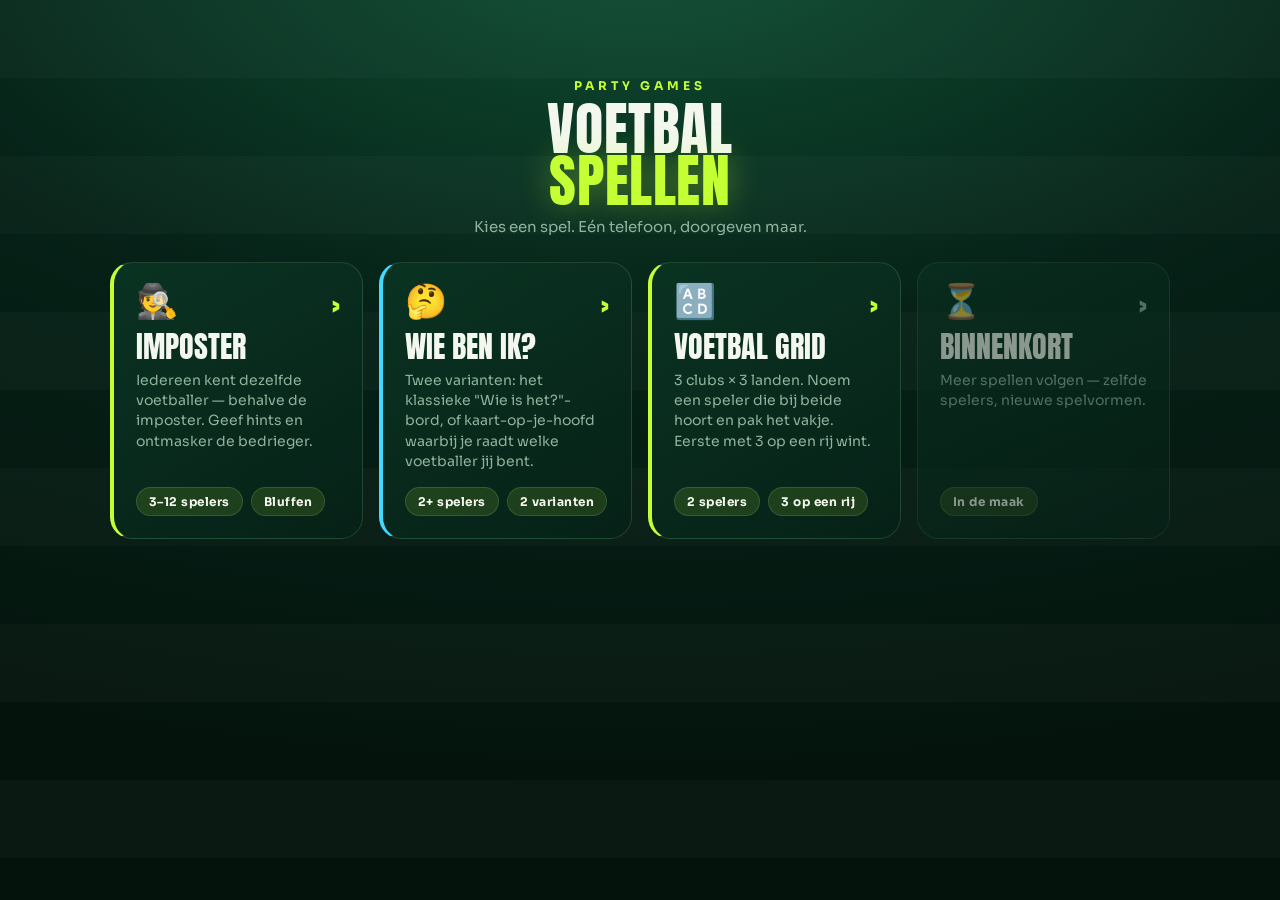
<file: index.html>
<!DOCTYPE html>
<html lang="nl">
<head>
<meta charset="UTF-8">
<meta name="viewport" content="width=device-width, initial-scale=1.0, maximum-scale=1.0, user-scalable=no">
<title>Voetbal Party Games</title>
<link rel="preconnect" href="https://fonts.googleapis.com">
<link rel="preconnect" href="https://fonts.gstatic.com" crossorigin>
<link href="https://fonts.googleapis.com/css2?family=Anton&family=Sora:wght@400;500;600;700;800&display=swap" rel="stylesheet">
<link rel="stylesheet" href="styles.css">
</head>
<body>
<div class="wrap home">

  <div class="home-head">
    <div class="kicker">Party Games</div>
    <h1>Voetbal<span class="imp">Spellen</span></h1>
  </div>
  <p class="home-sub">Kies een spel. Eén telefoon, doorgeven maar.</p>

  <div class="games">

    <a class="game-card accent-lime" href="imposter.html">
      <span class="go">›</span>
      <span class="emoji">🕵️</span>
      <h2>Imposter</h2>
      <p>Iedereen kent dezelfde voetballer — behalve de imposter. Geef hints en ontmasker de bedrieger.</p>
      <div class="meta">
        <span class="pill">3–12 spelers</span>
        <span class="pill">Bluffen</span>
      </div>
    </a>

    <a class="game-card accent-blue" href="wie-ben-ik.html">
      <span class="go">›</span>
      <span class="emoji">🤔</span>
      <h2>Wie ben ik?</h2>
      <p>Twee varianten: het klassieke "Wie is het?"-bord, of kaart-op-je-hoofd waarbij je raadt welke voetballer jij bent.</p>
      <div class="meta">
        <span class="pill">2+ spelers</span>
        <span class="pill">2 varianten</span>
      </div>
    </a>

    <a class="game-card accent-lime" href="grid.html">
      <span class="go">›</span>
      <span class="emoji">🔠</span>
      <h2>Voetbal Grid</h2>
      <p>3 clubs × 3 landen. Noem een speler die bij beide hoort en pak het vakje. Eerste met 3 op een rij wint.</p>
      <div class="meta">
        <span class="pill">2 spelers</span>
        <span class="pill">3 op een rij</span>
      </div>
    </a>

    <div class="game-card soon">
      <span class="go">›</span>
      <span class="emoji">⏳</span>
      <h2>Binnenkort</h2>
      <p>Meer spellen volgen — zelfde spelers, nieuwe spelvormen.</p>
      <div class="meta"><span class="pill">In de maak</span></div>
    </div>

  </div>
</div>
</body>
</html>
</file>
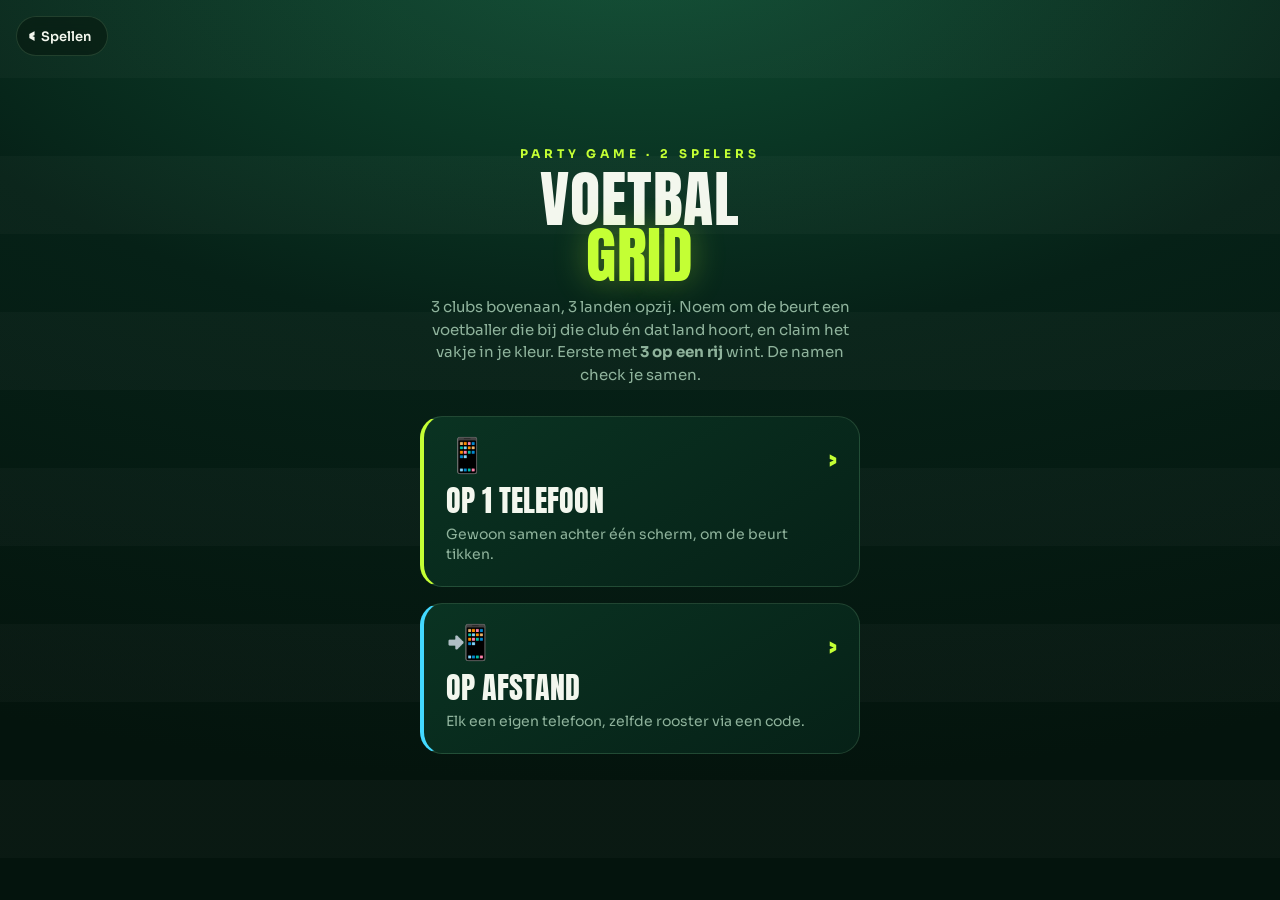
<file: grid.html>
<!DOCTYPE html>
<html lang="nl">
<head>
<meta charset="UTF-8">
<meta name="viewport" content="width=device-width, initial-scale=1.0, maximum-scale=1.0, user-scalable=no">
<title>Voetbal Grid</title>
<link rel="preconnect" href="https://fonts.googleapis.com">
<link rel="preconnect" href="https://fonts.gstatic.com" crossorigin>
<link href="https://fonts.googleapis.com/css2?family=Anton&family=Sora:wght@400;500;600;700;800&display=swap" rel="stylesheet">
<link rel="stylesheet" href="styles.css?v=2">
</head>
<body>

<div class="backbar show" id="backbar"><button id="backBtn"><span class="arr">&lsaquo;</span> <span id="backLabel">Spellen</span></button></div>

<div class="wrap" style="max-width:560px">

  <!-- INTRO -->
  <section class="screen active narrow" id="intro">
    <div class="kicker">Party Game · 2 spelers</div>
    <h1 style="font-size:clamp(40px,13vw,62px)">Voetbal<span class="imp">Grid</span></h1>
    <p class="sub">3 clubs bovenaan, 3 landen opzij. Noem om de beurt een voetballer die bij die club én dat land hoort, en claim het vakje in je kleur. Eerste met <b>3 op een rij</b> wint. De namen check je samen.</p>
    <div class="games">
      <a class="game-card accent-lime" onclick="startLocal()" style="cursor:pointer">
        <span class="go">&rsaquo;</span><span class="emoji">📱</span>
        <h2>Op 1 telefoon</h2>
        <p>Gewoon samen achter één scherm, om de beurt tikken.</p>
      </a>
      <a class="game-card accent-blue" onclick="go('rmenu')" style="cursor:pointer">
        <span class="go">&rsaquo;</span><span class="emoji">📲</span>
        <h2>Op afstand</h2>
        <p>Elk een eigen telefoon, zelfde rooster via een code.</p>
      </a>
    </div>
  </section>

  <!-- REMOTE: menu -->
  <section class="screen narrow" id="rmenu">
    <div class="kicker">Op afstand</div>
    <h1 style="font-size:clamp(34px,10vw,50px)">Samen spelen</h1>
    <p class="sub">Eén speler start en deelt de code; de ander doet mee. Jullie krijgen dan hetzelfde rooster. Tijdens het spel tikt ieder de zetten op zijn eigen telefoon mee.</p>
    <div class="games">
      <a class="game-card accent-lime" onclick="remoteNew()" style="cursor:pointer">
        <span class="go">&rsaquo;</span><span class="emoji">🆕</span><h2>Nieuw spel</h2>
        <p>Genereer een code en deel 'm.</p>
      </a>
      <a class="game-card accent-blue" onclick="go('rjoin'); document.getElementById('gCodeInput').value=''; document.getElementById('gJoinErr').textContent=''" style="cursor:pointer">
        <span class="go">&rsaquo;</span><span class="emoji">🔑</span><h2>Meedoen</h2>
        <p>Voer de code van de ander in.</p>
      </a>
    </div>
  </section>

  <!-- REMOTE: toon code -->
  <section class="screen narrow" id="rstart">
    <div class="kicker">Nieuw spel</div>
    <h1 style="font-size:clamp(34px,10vw,50px)">Jouw code</h1>
    <p class="sub">Geef deze code aan de andere speler. Die kiest "Meedoen" en typt 'm in — dan hebben jullie hetzelfde rooster.</p>
    <div class="code-show" id="gCodeShow">-----</div>
    <button class="btn btn-go" onclick="enterFromShown()">Naar het bord →</button>
    <button class="btn btn-ghost" onclick="document.getElementById('gCodeShow').textContent=genCode(5)">🎲 Andere code</button>
  </section>

  <!-- REMOTE: code invoeren -->
  <section class="screen narrow" id="rjoin">
    <div class="kicker">Meedoen</div>
    <h1 style="font-size:clamp(34px,10vw,50px)">Code invoeren</h1>
    <p class="sub">Typ de code van de andere speler om hetzelfde rooster te krijgen.</p>
    <input class="code-input" id="gCodeInput" maxlength="6" placeholder="CODE" autocomplete="off" autocapitalize="characters" spellcheck="false"
           oninput="this.value=this.value.toUpperCase().replace(/[^A-Z]/g,'')">
    <div id="gJoinErr" style="color:var(--red);text-align:center;min-height:20px;margin:4px 0 10px;font-size:13px"></div>
    <button class="btn btn-go" onclick="remoteJoin()">Meedoen →</button>
  </section>

  <!-- GAME -->
  <section class="screen" id="game">
    <div class="grid-top">
      <div class="turn-pill" id="turnPill"><span class="turn-dot bg1"></span><span id="turnText">Speler 1</span></div>
      <div style="display:flex;gap:8px;flex-wrap:wrap">
        <button class="mini" onclick="undo()">↶ Terugdraaien</button>
        <button class="mini" onclick="newPotje()">Nieuw potje</button>
        <button class="mini" onclick="newGrid()">🎲 Nieuw rooster</button>
      </div>
    </div>
    <div class="score-line">
      <span class="s1">Speler 1: <b id="sc1">0</b></span>
      <span class="s2">Speler 2: <b id="sc2">0</b></span>
      <span class="code-tag" id="gCodeTag" style="display:none">CODE -----</span>
    </div>
    <div class="grid" id="grid"></div>
  </section>

</div>

<!-- modal: vakje invullen -->
<div class="modal" id="cellModal" hidden>
  <div class="box">
    <h3 id="mTitle">Club × Land</h3>
    <div class="vs" id="mSub">Speler 1 — noem een voetballer</div>
    <input id="mInput" placeholder="Naam voetballer (optioneel)" autocomplete="off" spellcheck="false">
    <button class="btn btn-go" id="mPlace">Plaats ✓</button>
    <button class="btn btn-ghost" onclick="closeModal()">Annuleer</button>
  </div>
</div>

<!-- modal: einde -->
<div class="modal" id="endModal" hidden>
  <div class="box">
    <div class="vs" id="endCap">Winnaar</div>
    <div class="win-name" id="endName">—</div>
    <button class="btn btn-go" style="margin-top:18px" onclick="closeEnd(); newPotje()">Nieuw potje</button>
    <button class="btn btn-ghost" onclick="closeEnd(); newGrid()">🎲 Nieuw rooster</button>
  </div>
</div>

<script src="data.js?v=2"></script>
<script>
  const LINES = [[0,1,2],[3,4,5],[6,7,8],[0,3,6],[1,4,7],[2,5,8],[0,4,8],[2,4,6]];
  let st = { clubs:[], countries:[], cells:[], turn:1, starter:1, over:false, scores:{1:0,2:0}, pending:-1, history:[], code:'', remote:false };

  /* ---- starten ---- */
  function startLocal(){ st.remote=false; st.code=genCode(); buildFromCode(); go('game'); }
  function remoteNew(){ st.remote=true; document.getElementById('gCodeShow').textContent=genCode(5); go('rstart'); }
  function enterFromShown(){ st.remote=true; st.code=document.getElementById('gCodeShow').textContent; buildFromCode(); go('game'); }
  function remoteJoin(){
    const v=document.getElementById('gCodeInput').value.trim();
    if(v.length<4){ document.getElementById('gJoinErr').textContent='Vul een geldige code in (min. 4 letters).'; return; }
    st.remote=true; st.code=v; buildFromCode(); go('game');
  }

  /* ---- rooster opbouwen uit de code (zaadje) ---- */
  function buildFromCode(){
    st.clubs = seededShuffle(CLUBS, st.code).slice(0,3);
    st.countries = seededShuffle(COUNTRIES, st.code+'-L').slice(0,3);
    resetCells();
    const tag=document.getElementById('gCodeTag');
    if(st.remote){ tag.textContent='CODE '+st.code; tag.style.display=''; } else { tag.style.display='none'; }
  }
  function newGrid(){
    if(st.remote){ remoteNew(); }                 // nieuwe code om te delen
    else { st.code=genCode(); buildFromCode(); }
  }
  function newPotje(){ st.starter = st.starter===1?2:1; resetCells(); }
  function resetCells(){
    st.cells = Array(9).fill(null);
    st.turn = st.starter; st.over=false; st.history=[];
    render();
  }

  function render(){
    const g = document.getElementById('grid');
    let html = `<div class="gcell gcorner"><span class="t">Voetbal<br>Grid</span><span class="s">3 OP EEN RIJ</span></div>`;
    st.clubs.forEach(c=> html += `<div class="gcell ghead club"><span class="clubdot" style="background:${CLUB_COLORS[c]||'#8aa'}"></span>${c}</div>`);
    st.countries.forEach((co,r)=>{
      html += `<div class="gcell ghead country"><img class="flagimg" src="https://flagcdn.com/w80/${co.c}.png" alt="" loading="lazy">${co.n}</div>`;
      for(let c=0;c<3;c++){
        const i = r*3+c, cell = st.cells[i];
        if(cell){
          html += `<div class="gcell play f${cell.p}" data-i="${i}">
            <span class="who">${cell.p===1?'①':'②'}</span>
            <span class="nm">${cell.name || (cell.p===1?'Speler 1':'Speler 2')}</span></div>`;
        } else {
          html += `<div class="gcell play" data-i="${i}" onclick="openCell(${i})"></div>`;
        }
      }
    });
    g.innerHTML = html;
    document.getElementById('turnText').textContent = `Speler ${st.turn}`;
    document.getElementById('turnPill').querySelector('.turn-dot').className = `turn-dot bg${st.turn}`;
    document.getElementById('turnText').className = `p${st.turn}`;
    document.getElementById('sc1').textContent = st.scores[1];
    document.getElementById('sc2').textContent = st.scores[2];
  }

  function openCell(i){
    if(st.over || st.cells[i]) return;
    st.pending = i;
    const r=(i/3|0), c=i%3;
    document.getElementById('mTitle').textContent = `${st.clubs[c]} × ${st.countries[r].n}`;
    document.getElementById('mSub').textContent = `Speler ${st.turn} — noem een voetballer voor dit vakje`;
    document.getElementById('mSub').className = `vs p${st.turn}`;
    const inp = document.getElementById('mInput'); inp.value='';
    document.getElementById('cellModal').hidden=false;
    setTimeout(()=>inp.focus(),50);
  }
  function closeModal(){ document.getElementById('cellModal').hidden=true; st.pending=-1; }
  function placePending(){
    const i = st.pending; if(i<0) return;
    const name = document.getElementById('mInput').value.trim();
    st.cells[i] = { p:st.turn, name };
    st.history.push(i);
    closeModal();
    const win = checkWin();
    if(win){ endGame(win); return; }
    if(st.cells.every(Boolean)){ endGame(null); return; }
    st.turn = st.turn===1?2:1;
    render();
  }
  document.getElementById('mPlace').addEventListener('click', placePending);
  document.getElementById('mInput').addEventListener('keydown', e=>{ if(e.key==='Enter') placePending(); });

  function checkWin(){
    for(const L of LINES){
      const [a,b,c]=L;
      if(st.cells[a] && st.cells[b] && st.cells[c] && st.cells[a].p===st.cells[b].p && st.cells[b].p===st.cells[c].p){
        return { p:st.cells[a].p, line:L };
      }
    }
    return null;
  }
  function endGame(win){
    st.over=true; render();
    if(win){
      st.scores[win.p]++; render();
      win.line.forEach(i=>{ const el=document.querySelector(`#grid .play[data-i="${i}"]`); if(el) el.classList.add('win'); });
      document.getElementById('endCap').textContent='Winnaar 🏆';
      document.getElementById('endName').textContent=`Speler ${win.p}`;
      document.getElementById('endName').className=`win-name p${win.p}`;
    } else {
      document.getElementById('endCap').textContent='Gelijkspel';
      document.getElementById('endName').textContent='Vol bord';
      document.getElementById('endName').className='win-name';
    }
    setTimeout(()=>document.getElementById('endModal').hidden=false, 650);
  }
  function closeEnd(){ document.getElementById('endModal').hidden=true; }

  function undo(){
    if(st.over){ st.over=false; closeEnd(); }
    const i = st.history.pop();
    if(i===undefined) return;
    st.cells[i]=null;
    document.querySelectorAll('#grid .play.win').forEach(e=>e.classList.remove('win'));
    st.turn = st.turn===1?2:1;
    render();
  }

  /* ---- navigatie ---- */
  const BACK = { rmenu:'intro', rstart:'rmenu', rjoin:'rmenu', game:'intro' };
  let currentScreen='intro';
  function go(id){
    document.querySelectorAll('.screen').forEach(s=>s.classList.remove('active'));
    document.getElementById(id).classList.add('active');
    currentScreen=id;
    document.getElementById('backLabel').textContent = (id==='intro') ? 'Spellen' : 'Terug';
    window.scrollTo(0,0);
  }
  document.getElementById('backBtn').addEventListener('click', ()=>{
    if(currentScreen==='intro'){ window.location.href='index.html'; }
    else { go(BACK[currentScreen] || 'intro'); }
  });
</script>
</body>
</html>
</file>
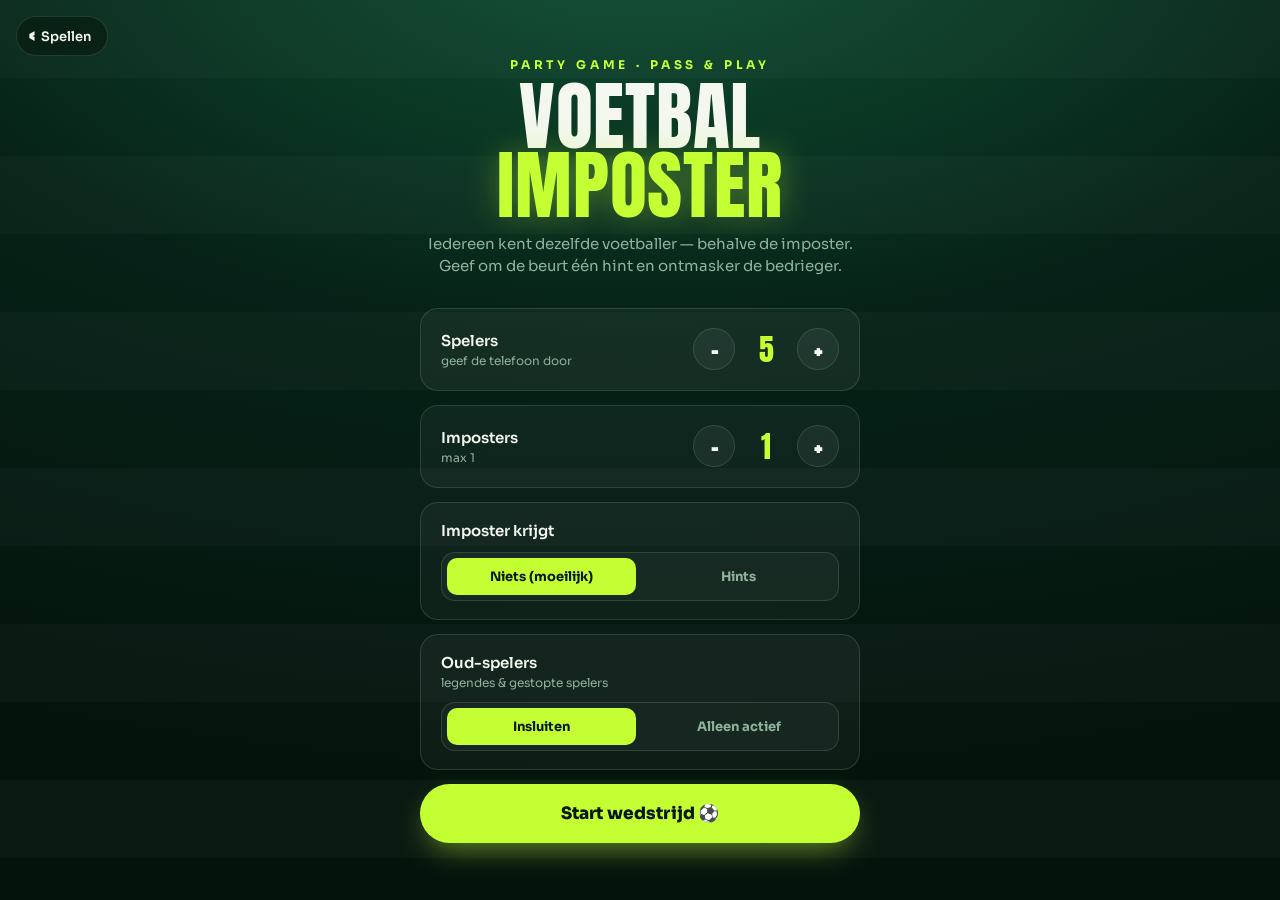
<file: imposter.html>
<!DOCTYPE html>
<html lang="nl">
<head>
<meta charset="UTF-8">
<meta name="viewport" content="width=device-width, initial-scale=1.0, maximum-scale=1.0, user-scalable=no">
<title>Voetbal Imposter</title>
<link rel="preconnect" href="https://fonts.googleapis.com">
<link rel="preconnect" href="https://fonts.gstatic.com" crossorigin>
<link href="https://fonts.googleapis.com/css2?family=Anton&family=Sora:wght@400;500;600;700;800&display=swap" rel="stylesheet">
<link rel="stylesheet" href="styles.css">
</head>
<body>

<div class="backbar show" id="backbar"><button id="backBtn"><span class="arr">‹</span> <span id="backLabel">Spellen</span></button></div>

<div class="wrap">

  <!-- SETUP -->
  <section class="screen active" id="setup">
    <div class="kicker">Party Game · Pass &amp; Play</div>
    <h1>Voetbal<span class="imp">Imposter</span></h1>
    <p class="sub">Iedereen kent dezelfde voetballer — behalve de imposter. Geef om de beurt één hint en ontmasker de bedrieger.</p>

    <div class="field">
      <div class="lab">Spelers <small>geef de telefoon door</small></div>
      <div class="stepper">
        <button onclick="bump('players',-1)">–</button>
        <span class="val" id="playersVal">5</span>
        <button onclick="bump('players',1)">+</button>
      </div>
    </div>

    <div class="field">
      <div class="lab">Imposters <small id="impMax"></small></div>
      <div class="stepper">
        <button onclick="bump('imps',-1)">–</button>
        <span class="val" id="impsVal">1</span>
        <button onclick="bump('imps',1)">+</button>
      </div>
    </div>

    <div class="field" style="display:block">
      <div class="lab" style="margin-bottom:12px">Imposter krijgt</div>
      <div class="seg" id="modeSeg">
        <button class="on" data-mode="blind">Niets (moeilijk)</button>
        <button data-mode="hint">Hints</button>
      </div>
    </div>

    <div class="field" style="display:block">
      <div class="lab" style="margin-bottom:12px">Oud-spelers <small>legendes &amp; gestopte spelers</small></div>
      <div class="seg" id="retiredSeg">
        <button class="on" data-retired="yes">Insluiten</button>
        <button data-retired="no">Alleen actief</button>
      </div>
    </div>

    <button class="btn btn-go" onclick="startGame()">Start wedstrijd ⚽</button>
  </section>

  <!-- PASS / READY -->
  <section class="screen" id="pass">
    <div class="kicker">Geef door</div>
    <div class="turn-name" id="passName">Speler 1</div>
    <div class="turn-hint">Zorg dat niemand meekijkt. Tik om je kaart te zien.</div>
    <button class="btn btn-go" onclick="showCard()">Onthul mijn kaart 👀</button>
  </section>

  <!-- CARD -->
  <section class="screen" id="cardScreen">
    <div class="card" id="card" onclick="hideCard()">
      <div class="jersey" id="jerseyNum">10</div>
    </div>
    <div class="tap-hint">Tik op de kaart om te verbergen &amp; door te geven →</div>
  </section>

  <!-- DISCUSS -->
  <section class="screen" id="discuss">
    <div class="kicker">Aftrap</div>
    <h1 style="font-size:clamp(38px,12vw,58px)">De discussie</h1>
    <p class="sub">Om de beurt geeft iedereen <b>één</b> hint over de voetballer — zonder de naam te zeggen. De imposter bluft mee.</p>

    <div class="order">
      <div class="ttl">Speelvolgorde</div>
      <ul id="orderList"></ul>
    </div>

    <div id="timerBox" style="display:none">
      <div class="timer" id="timer">1:30</div>
    </div>
    <button class="btn btn-ghost" id="timerBtn" onclick="toggleTimer()">⏱ Start 90 sec timer</button>
    <button class="btn btn-go" onclick="go('reveal'); buildReveal()" style="margin-top:12px">Stemmen &amp; onthullen</button>
  </section>

  <!-- REVEAL -->
  <section class="screen" id="reveal">
    <div class="kicker">Fluitsignaal</div>
    <h1 style="font-size:clamp(40px,13vw,60px)">Onthulling</h1>
    <div class="answer">
      <small>De voetballer was</small>
      <div class="p" id="answerPlayer">—</div>
    </div>
    <div class="reveal-list" id="revealList"></div>
    <button class="btn btn-go" onclick="newRound()">Nieuwe ronde</button>
    <button class="btn btn-ghost" onclick="go('setup')">Terug naar instellingen</button>
  </section>

</div>

<script src="data.js"></script>
<script>
  let cfg = {players:5, imps:1, mode:'blind', retired:true};
  let state = {roles:[], idx:0, player:'', order:[], jersey:[]};
  let timer = {id:null, left:90, running:false};

  function bump(key,d){
    if(key==='players'){
      cfg.players = Math.min(12, Math.max(3, cfg.players+d));
      document.getElementById('playersVal').textContent = cfg.players;
      const max = Math.max(1, Math.floor(cfg.players/3));
      cfg.imps = Math.min(cfg.imps, max);
      document.getElementById('impsVal').textContent = cfg.imps;
    } else {
      const max = Math.max(1, Math.floor(cfg.players/3));
      cfg.imps = Math.min(max, Math.max(1, cfg.imps+d));
      document.getElementById('impsVal').textContent = cfg.imps;
    }
    updMax();
  }
  function updMax(){
    const max = Math.max(1, Math.floor(cfg.players/3));
    document.getElementById('impMax').textContent = `max ${max}`;
  }
  document.getElementById('modeSeg').addEventListener('click',e=>{
    const b = e.target.closest('button'); if(!b) return;
    document.querySelectorAll('#modeSeg button').forEach(x=>x.classList.remove('on'));
    b.classList.add('on'); cfg.mode = b.dataset.mode;
  });
  document.getElementById('retiredSeg').addEventListener('click',e=>{
    const b = e.target.closest('button'); if(!b) return;
    document.querySelectorAll('#retiredSeg button').forEach(x=>x.classList.remove('on'));
    b.classList.add('on'); cfg.retired = b.dataset.retired==='yes';
  });

  function startGame(){
    state.player = getPool(cfg.retired)[(Math.random()*getPool(cfg.retired).length)|0];
    const idxs = shuffle([...Array(cfg.players).keys()]);
    const impSet = new Set(idxs.slice(0,cfg.imps));
    state.roles = [...Array(cfg.players).keys()].map(i=>impSet.has(i)?'imposter':'crew');
    state.jersey = [...Array(cfg.players).keys()].map(()=>(Math.random()*98+1|0));
    state.idx = 0;
    state.order = shuffle([...Array(cfg.players).keys()].map(i=>`Speler ${i+1}`));
    preparePass();
  }

  function preparePass(){
    document.getElementById('passName').textContent = `Speler ${state.idx+1}`;
    go('pass');
  }

  function showCard(){
    const role = state.roles[state.idx];
    const card = document.getElementById('card');
    card.classList.toggle('imposter', role==='imposter');
    let inner = `<div class="jersey">${state.jersey[state.idx]}</div>`;
    if(role==='imposter'){
      if(cfg.mode==='hint'){
        const chips = hintsFor(state.player).map(h=>`<span class="hchip">${h}</span>`).join('');
        inner += `<div class="big">IMPOSTER</div>
                  <div class="tip">Je weet de speler niet, maar dit weet je wél:</div>
                  <div class="hints">${chips}</div>
                  <div class="tip" style="margin-top:14px">Bluf mee 😏</div>`;
      } else {
        inner += `<div class="big">IMPOSTER</div>
                  <div class="tip">Je weet de speler NIET. Bluf mee en kijk goed naar de hints van anderen.</div>`;
      }
    } else {
      inner += `<div class="role-tag">Jouw voetballer</div>
                <div class="player">${state.player}</div>
                <div class="cat">Geef straks subtiele hints — verraad jezelf niet.</div>`;
    }
    card.innerHTML = inner;
    go('cardScreen');
  }

  function hideCard(){
    state.idx++;
    if(state.idx < cfg.players){ preparePass(); }
    else { buildDiscuss(); go('discuss'); }
  }

  function buildDiscuss(){
    document.getElementById('orderList').innerHTML = state.order.map(n=>`<li>${n}</li>`).join('');
    resetTimer();
  }

  function toggleTimer(){
    const box=document.getElementById('timerBox'), btn=document.getElementById('timerBtn');
    if(!timer.running){
      box.style.display='block'; btn.textContent='⏸ Pauzeer';
      timer.running=true;
      timer.id=setInterval(()=>{
        timer.left--; renderTimer();
        if(timer.left<=0){clearInterval(timer.id);timer.running=false;btn.textContent='⏱ Opnieuw';navigator.vibrate&&navigator.vibrate(400);}
      },1000);
    } else {
      clearInterval(timer.id); timer.running=false;
      if(timer.left<=0){resetTimer(); btn.textContent='⏱ Start 90 sec timer';}
      else btn.textContent='▶ Hervat';
    }
  }
  function resetTimer(){clearInterval(timer.id);timer.running=false;timer.left=90;renderTimer();
    document.getElementById('timerBox').style.display='none';
    document.getElementById('timerBtn').textContent='⏱ Start 90 sec timer';}
  function renderTimer(){const m=(timer.left/60|0),s=timer.left%60;
    document.getElementById('timer').textContent=`${m}:${String(s).padStart(2,'0')}`;}

  function buildReveal(){
    document.getElementById('answerPlayer').textContent = state.player;
    document.getElementById('revealList').innerHTML = state.roles.map((r,i)=>{
      const imp = r==='imposter';
      return `<div class="row ${imp?'imp':''}">
        <span class="num">${i+1}</span>
        <span class="who">Speler ${i+1}</span>
        <span class="badge ${imp?'imp':'crew'}">${imp?'Imposter':'Team'}</span>
      </div>`;
    }).join('');
  }

  function newRound(){ resetTimer(); startGame(); }

  /* ---- navigatie: terug-knop + home ---- */
  let currentScreen = 'setup';
  function go(id){
    document.querySelectorAll('.screen').forEach(s=>s.classList.remove('active'));
    document.getElementById(id).classList.add('active');
    currentScreen = id;
    // op het instellingenscherm gaat de knop naar de homepage, anders 'Terug'
    document.getElementById('backLabel').textContent = (id==='setup') ? 'Spellen' : 'Terug';
    window.scrollTo(0,0);
  }
  document.getElementById('backBtn').addEventListener('click', ()=>{
    if(currentScreen==='cardScreen'){ go('pass'); }              // misklik herstellen
    else if(currentScreen==='pass'){
      if(state.idx>0){ state.idx--; preparePass(); } else { go('setup'); }
    }
    else if(currentScreen==='discuss'){ resetTimer(); go('setup'); }
    else if(currentScreen==='reveal'){ resetTimer(); go('setup'); }
    else { window.location.href = 'index.html'; }                // setup -> homepage
  });

  updMax();
</script>
</body>
</html>
</file>
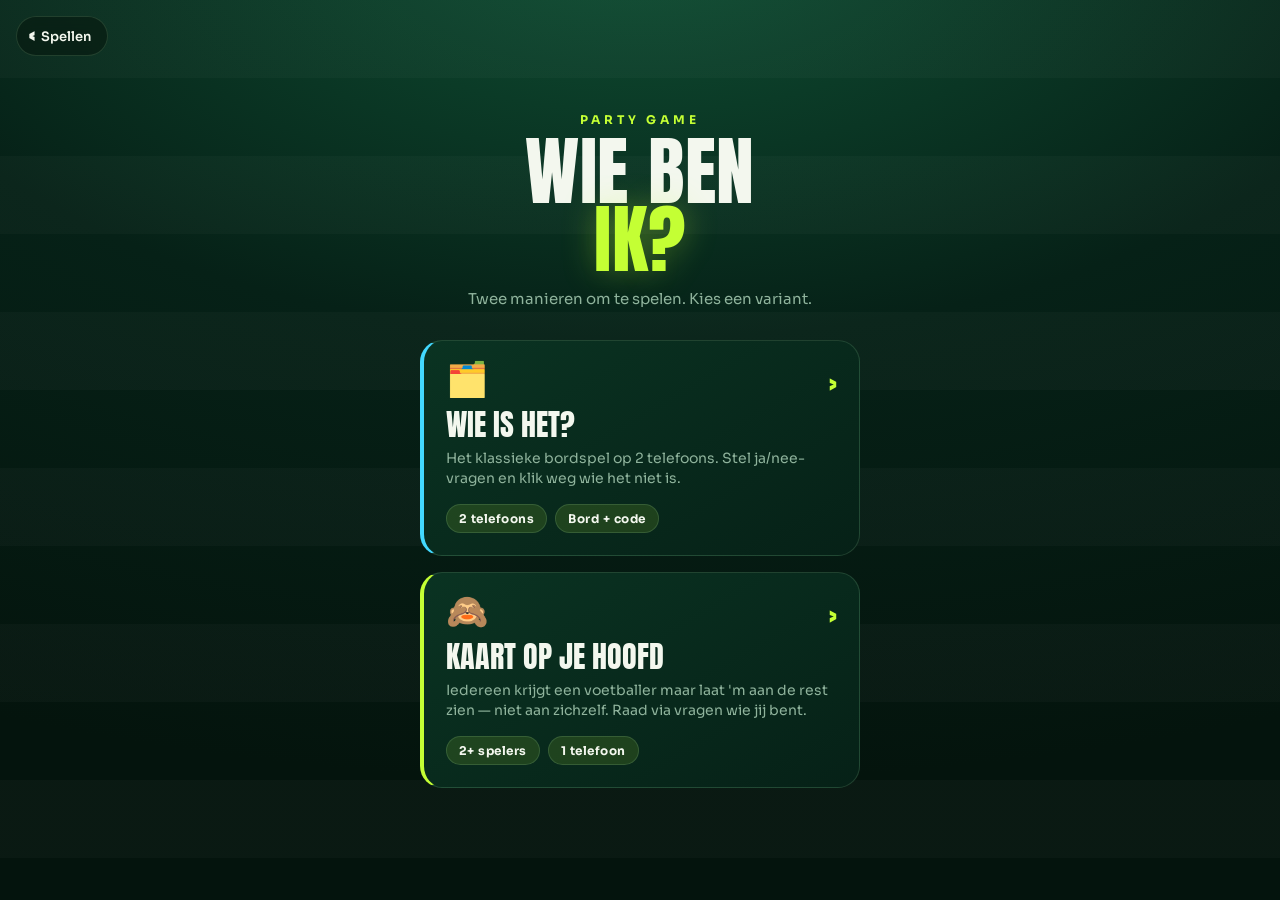
<file: wie-ben-ik.html>
<!DOCTYPE html>
<html lang="nl">
<head>
<meta charset="UTF-8">
<meta name="viewport" content="width=device-width, initial-scale=1.0, maximum-scale=1.0, user-scalable=no">
<title>Wie ben ik?</title>
<link rel="preconnect" href="https://fonts.googleapis.com">
<link rel="preconnect" href="https://fonts.gstatic.com" crossorigin>
<link href="https://fonts.googleapis.com/css2?family=Anton&family=Sora:wght@400;500;600;700;800&display=swap" rel="stylesheet">
<link rel="stylesheet" href="styles.css">
</head>
<body>

<div class="backbar show" id="backbar"><button id="backBtn"><span class="arr">&lsaquo;</span> <span id="backLabel">Spellen</span></button></div>

<div class="wrap" style="max-width:760px">

  <!-- ============ VARIANT-KEUZE ============ -->
  <section class="screen active narrow" id="choose">
    <div class="kicker">Party Game</div>
    <h1>Wie ben<span class="imp">ik?</span></h1>
    <p class="sub">Twee manieren om te spelen. Kies een variant.</p>
    <div class="games">
      <a class="game-card accent-blue" onclick="go('v1lobby')" style="cursor:pointer">
        <span class="go">&rsaquo;</span>
        <span class="emoji">🗂️</span>
        <h2>Wie is het?</h2>
        <p>Het klassieke bordspel op 2 telefoons. Stel ja/nee-vragen en klik weg wie het niet is.</p>
        <div class="meta"><span class="pill">2 telefoons</span><span class="pill">Bord + code</span></div>
      </a>
      <a class="game-card accent-lime" onclick="go('v2setup')" style="cursor:pointer">
        <span class="go">&rsaquo;</span>
        <span class="emoji">🙈</span>
        <h2>Kaart op je hoofd</h2>
        <p>Iedereen krijgt een voetballer maar laat 'm aan de rest zien — niet aan zichzelf. Raad via vragen wie jij bent.</p>
        <div class="meta"><span class="pill">2+ spelers</span><span class="pill">1 telefoon</span></div>
      </a>
    </div>
  </section>

  <!-- ============ VARIANT 1: LOBBY ============ -->
  <section class="screen narrow" id="v1lobby">
    <div class="kicker">Wie is het?</div>
    <h1 style="font-size:clamp(36px,11vw,54px)">Samen spelen</h1>
    <p class="sub">Eén speler start een spel en deelt de code. De ander doet mee met die code — dan zien jullie hetzelfde bord. Speel je alleen op 1 telefoon? Kies gewoon "Nieuw spel".</p>
    <div class="games">
      <a class="game-card accent-lime" onclick="newGame()" style="cursor:pointer">
        <span class="go">&rsaquo;</span><span class="emoji">🆕</span>
        <h2>Nieuw spel</h2>
        <p>Genereer een code en deel 'm met de andere speler.</p>
      </a>
      <a class="game-card accent-blue" onclick="go('v1join'); document.getElementById('codeInput').value=''; document.getElementById('joinErr').textContent=''" style="cursor:pointer">
        <span class="go">&rsaquo;</span><span class="emoji">🔑</span>
        <h2>Meedoen</h2>
        <p>Voer de code van de andere speler in.</p>
      </a>
    </div>
  </section>

  <!-- ============ VARIANT 1: START (toon code) ============ -->
  <section class="screen narrow" id="v1start">
    <div class="kicker">Nieuw spel</div>
    <h1 style="font-size:clamp(34px,10vw,50px)">Jouw code</h1>
    <p class="sub">Geef deze code aan de andere speler. Die kiest "Meedoen" en typt 'm in — dan hebben jullie hetzelfde bord.</p>
    <div class="code-show" id="codeShow">-----</div>
    <button class="btn btn-go" onclick="enterBoardWithCode(document.getElementById('codeShow').textContent)">Naar het bord →</button>
    <button class="btn btn-ghost" onclick="document.getElementById('codeShow').textContent=genCode(5)">🎲 Andere code</button>
  </section>

  <!-- ============ VARIANT 1: JOIN (code invoeren) ============ -->
  <section class="screen narrow" id="v1join">
    <div class="kicker">Meedoen</div>
    <h1 style="font-size:clamp(34px,10vw,50px)">Code invoeren</h1>
    <p class="sub">Typ de code van de andere speler om precies hetzelfde bord te krijgen.</p>
    <input class="code-input" id="codeInput" maxlength="6" placeholder="CODE" autocomplete="off" autocapitalize="characters" spellcheck="false"
           oninput="this.value=this.value.toUpperCase().replace(/[^A-Z]/g,'')">
    <div id="joinErr" style="color:var(--red);text-align:center;min-height:20px;margin:4px 0 10px;font-size:13px"></div>
    <button class="btn btn-go" onclick="joinWithCode()">Meedoen →</button>
  </section>

  <!-- ============ VARIANT 1: HET BORD ============ -->
  <section class="screen" id="v1board">
    <div style="text-align:center;margin-bottom:10px"><span class="code-tag" id="boardCodeTag">CODE -----</span></div>
    <p class="sub" style="margin:6px 0 16px">Stel om de beurt een ja/nee-vraag (bv. "heeft jouw speler een WK gewonnen?") en tik de voetballers weg die afvallen.</p>
    <div class="board-bar">
      <span class="count" id="boardCount">24 over</span>
      <button class="mini" onclick="enterSelect()">🙋 Zelf kiezen</button>
      <button class="mini" onclick="randomSecret()">🎲 Willekeurig</button>
      <button class="mini" onclick="showSecret()">👁 Mijn kaart</button>
      <button class="mini" onclick="resetBoard()">↺ Reset</button>
    </div>
    <div class="select-hint" id="selectHint">🙋 Tik op de voetballer die <b>JIJ</b> bent — de rest even niet kijken!</div>
    <div class="board" id="board"></div>
  </section>

  <!-- ============ VARIANT 2: setup ============ -->
  <section class="screen narrow" id="v2setup">
    <div class="kicker">Kaart op je hoofd</div>
    <h1 style="font-size:clamp(36px,11vw,54px)">Spelers</h1>
    <p class="sub">Iedereen laat straks zijn kaart aan de rest zien — kijk niet naar je eigen kaart!</p>
    <div class="field">
      <div class="lab">Spelers <small>geef de telefoon door</small></div>
      <div class="stepper">
        <button onclick="bumpV2(-1)">–</button>
        <span class="val" id="v2Val">5</span>
        <button onclick="bumpV2(1)">+</button>
      </div>
    </div>
    <div class="field" style="display:block">
      <div class="lab" style="margin-bottom:12px">Oud-spelers <small>legendes &amp; gestopte spelers</small></div>
      <div class="seg" id="v2retiredSeg">
        <button class="on" data-retired="yes">Insluiten</button>
        <button data-retired="no">Alleen actief</button>
      </div>
    </div>
    <button class="btn btn-go" onclick="startV2()">Start ⚽</button>
  </section>

  <!-- ============ VARIANT 2: pass ============ -->
  <section class="screen narrow" id="v2pass">
    <div class="kicker">Laat zien</div>
    <div class="turn-name" id="v2passName">Speler 1</div>
    <div class="turn-hint">Houd de telefoon omhoog met het scherm naar de <b>rest</b> — kijk er zelf niet naar!</div>
    <button class="btn btn-go" onclick="showV2Card()">Toon mijn kaart aan de rest 🙈</button>
  </section>

  <!-- ============ VARIANT 2: de kaart ============ -->
  <section class="screen narrow" id="v2card">
    <div class="show-card">
      <div class="role-tag" id="v2cardWho">Speler 1</div>
      <div class="player" id="v2cardName">—</div>
      <div class="cat">De rest kijkt en onthoudt. Speler zelf: niet kijken!</div>
    </div>
    <button class="btn btn-go" style="margin-top:18px" onclick="nextV2()">Volgende speler →</button>
  </section>

  <!-- ============ VARIANT 2: vragen ============ -->
  <section class="screen narrow" id="v2ask">
    <div class="kicker">Aftrap</div>
    <h1 style="font-size:clamp(36px,11vw,54px)">Vraag maar raak</h1>
    <p class="sub">Iedereen heeft nu elkaars kaart gezien — behalve die van zichzelf. Stel om de beurt ja/nee-vragen aan de groep en raad welke voetballer jij bent.</p>
    <button class="btn btn-go" onclick="buildV2Reveal(); go('v2reveal')">Onthul alle kaarten</button>
    <button class="btn btn-ghost" onclick="go('choose')">Stoppen</button>
  </section>

  <!-- ============ VARIANT 2: onthulling ============ -->
  <section class="screen narrow" id="v2reveal">
    <div class="kicker">Fluitsignaal</div>
    <h1 style="font-size:clamp(36px,11vw,54px)">Wie was wie</h1>
    <div class="res-list" id="v2revealList"></div>
    <button class="btn btn-go" onclick="startV2()">Nieuw spel</button>
    <button class="btn btn-ghost" onclick="go('choose')">Andere variant</button>
  </section>

</div>

<!-- geheime-speler overlay (variant 1) -->
<div class="overlay" id="secretOverlay" onclick="this.classList.remove('show')">
  <div class="inner">
    <div class="show-card">
      <div class="role-tag">Jouw geheime voetballer</div>
      <div class="player" id="secretName">—</div>
      <div class="cat">De tegenstander moet déze raden. Tik om te verbergen.</div>
    </div>
  </div>
</div>

<script src="data.js"></script>
<script>
  /* ===================== VARIANT 1: WIE IS HET? ===================== */
  // De code is een 'seed': zelfde code => zelfde 24 voetballers op elk apparaat.
  const CODE_POOL = PLAYERS.slice(0, 60);   // de 60 bekendste, voor herkenbare borden
  let BOARD = [];
  let gameCode = '';
  let secret = '';
  let selectMode = false;

  function newGame(){
    document.getElementById('codeShow').textContent = genCode(5);
    go('v1start');
  }
  function joinWithCode(){
    const code = document.getElementById('codeInput').value.trim();
    if(code.length < 4){ document.getElementById('joinErr').textContent = 'Vul een geldige code in (minstens 4 letters).'; return; }
    enterBoardWithCode(code);
  }
  function enterBoardWithCode(code){
    buildBoard(code);
    go('v1board');
  }

  function buildBoard(code){
    gameCode = String(code).toUpperCase().replace(/[^A-Z]/g,'');
    document.getElementById('boardCodeTag').textContent = 'CODE ' + gameCode;
    BOARD = seededShuffle(CODE_POOL, gameCode).slice(0, 24);
    secret = '';
    document.getElementById('board').innerHTML = BOARD.map((n,i)=>`
      <div class="guess-card" data-i="${i}">
        <span class="face">⚽</span><span class="nm">${n}</span>
      </div>`).join('');
    document.querySelectorAll('#board .guess-card').forEach(el=>{
      el.addEventListener('click', ()=>cardClick(el));
    });
    updateCount();
  }
  function cardClick(el){
    if(selectMode){
      secret = BOARD[+el.dataset.i];
      selectMode = false;
      document.getElementById('selectHint').classList.remove('show');
      showSecret();
    } else {
      el.classList.toggle('out'); updateCount();
    }
  }
  function updateCount(){
    const left = document.querySelectorAll('#board .guess-card:not(.out)').length;
    document.getElementById('boardCount').textContent = `${left} over`;
  }
  function resetBoard(){
    document.querySelectorAll('#board .guess-card').forEach(c=>c.classList.remove('out'));
    updateCount();
  }
  function enterSelect(){
    selectMode = true;
    document.getElementById('selectHint').classList.add('show');
    window.scrollTo({top:0, behavior:'smooth'});
  }
  function randomSecret(){ secret = BOARD[(Math.random()*BOARD.length)|0]; showSecret(); }
  function showSecret(){
    if(!secret){ enterSelect(); return; }
    document.getElementById('secretName').textContent = secret;
    document.getElementById('secretOverlay').classList.add('show');
  }

  /* ===================== VARIANT 2: KAART OP JE HOOFD ===================== */
  let cfg2 = {players:5, retired:true};
  let s2 = {cards:[], idx:0};

  function bumpV2(d){
    cfg2.players = Math.min(12, Math.max(2, cfg2.players+d));
    document.getElementById('v2Val').textContent = cfg2.players;
  }
  document.getElementById('v2retiredSeg').addEventListener('click',e=>{
    const b=e.target.closest('button'); if(!b) return;
    document.querySelectorAll('#v2retiredSeg button').forEach(x=>x.classList.remove('on'));
    b.classList.add('on'); cfg2.retired = b.dataset.retired==='yes';
  });
  function startV2(){
    s2.cards = shuffle(getPool(cfg2.retired)).slice(0, cfg2.players);
    s2.idx = 0; prepV2Pass();
  }
  function prepV2Pass(){ document.getElementById('v2passName').textContent = `Speler ${s2.idx+1}`; go('v2pass'); }
  function showV2Card(){
    document.getElementById('v2cardWho').textContent = `Speler ${s2.idx+1}`;
    document.getElementById('v2cardName').textContent = s2.cards[s2.idx];
    go('v2card');
  }
  function nextV2(){
    s2.idx++;
    if(s2.idx < s2.cards.length){ prepV2Pass(); } else { go('v2ask'); }
  }
  function buildV2Reveal(){
    document.getElementById('v2revealList').innerHTML = s2.cards.map((n,i)=>`
      <div class="row"><span class="num">${i+1}</span><span class="nm">${n}</span></div>`).join('');
  }

  /* ===================== navigatie ===================== */
  const BACK = {
    v1lobby:'choose', v1start:'v1lobby', v1join:'v1lobby', v1board:'v1lobby',
    v2setup:'choose', v2pass:'choose', v2card:'v2pass', v2ask:'choose', v2reveal:'choose'
  };
  let currentScreen='choose';
  function go(id){
    document.querySelectorAll('.screen').forEach(s=>s.classList.remove('active'));
    document.getElementById(id).classList.add('active');
    currentScreen=id;
    document.getElementById('backLabel').textContent = (id==='choose') ? 'Spellen' : 'Terug';
    window.scrollTo(0,0);
  }
  document.getElementById('backBtn').addEventListener('click', ()=>{
    if(currentScreen==='choose'){ window.location.href='index.html'; }
    else { go(BACK[currentScreen] || 'choose'); }
  });
</script>
</body>
</html>
</file>
<file: styles.css>
/* =====================================================================
   Gedeeld thema voor alle voetbalspellen (homepage + spelpagina's).
   ===================================================================== */
:root{
  --pitch-0:#04140d;
  --pitch-1:#062117;
  --pitch-2:#0a3322;
  --line:rgba(190,255,190,.14);
  --lime:#c4ff34;
  --lime-deep:#9be000;
  --red:#ff4d5e;
  --blue:#43d9ff;
  --cream:#f3f7ee;
  --muted:#8fb39c;
  --ring:rgba(196,255,52,.55);
}
*{box-sizing:border-box;-webkit-tap-highlight-color:transparent;margin:0;padding:0}
html,body{height:100%}
body{
  font-family:'Sora',system-ui,sans-serif;
  color:var(--cream);
  background:
    repeating-linear-gradient(180deg, rgba(255,255,255,.022) 0 78px, transparent 78px 156px),
    radial-gradient(130% 95% at 50% -8%, #0f5034 0%, var(--pitch-1) 48%, var(--pitch-0) 100%);
  background-attachment:fixed;
  min-height:100dvh;overflow-x:hidden;
  display:flex;flex-direction:column;align-items:center;justify-content:flex-start;
  padding:24px 18px;position:relative;
}
.wrap{position:relative;z-index:2;width:100%;max-width:440px;margin:auto 0}

.screen{display:none;animation:rise .45s cubic-bezier(.2,.8,.2,1) both}
.screen.active{display:block}
@keyframes rise{from{opacity:0;transform:translateY(18px)}to{opacity:1;transform:none}}

.kicker{font-size:12px;letter-spacing:.32em;text-transform:uppercase;color:var(--lime);
  font-weight:700;margin-bottom:10px;text-align:center;}
h1{font-family:'Anton',sans-serif;font-weight:400;line-height:.9;
  font-size:clamp(46px,16vw,76px);text-align:center;text-transform:uppercase;letter-spacing:.01em;}
h1 .imp{color:var(--lime);display:block;text-shadow:0 0 32px rgba(196,255,52,.35)}
.sub{text-align:center;color:var(--muted);margin:14px 0 30px;font-size:15px;line-height:1.5}

/* fields + steppers + segmented controls */
.field{background:rgba(255,255,255,.04);border:1px solid var(--line);border-radius:18px;
  padding:18px 20px;margin-bottom:14px;display:flex;align-items:center;justify-content:space-between}
.field .lab{font-weight:600;font-size:15px}
.field .lab small{display:block;color:var(--muted);font-weight:400;font-size:12px;margin-top:3px}
.stepper{display:flex;align-items:center;gap:14px}
.stepper button{width:42px;height:42px;border-radius:50%;border:1px solid var(--line);
  background:rgba(255,255,255,.05);color:var(--cream);font-size:22px;font-weight:700;
  display:grid;place-items:center;cursor:pointer;transition:.15s;font-family:'Anton'}
.stepper button:active{transform:scale(.88)}
.stepper button:hover{border-color:var(--ring)}
.stepper .val{font-family:'Anton';font-size:30px;min-width:34px;text-align:center;color:var(--lime)}
.seg{display:flex;gap:8px;background:rgba(255,255,255,.04);border:1px solid var(--line);
  border-radius:14px;padding:5px}
.seg button{flex:1;border:none;background:transparent;color:var(--muted);padding:10px;border-radius:10px;
  font-family:'Sora';font-weight:700;font-size:13px;cursor:pointer;transition:.15s}
.seg button.on{background:var(--lime);color:#06170d}

/* buttons */
.btn{width:100%;border:none;border-radius:50px;padding:19px;cursor:pointer;
  font-family:'Sora';font-weight:800;font-size:17px;letter-spacing:.01em;transition:.18s;
  display:flex;align-items:center;justify-content:center;gap:10px;}
.btn-go{background:var(--lime);color:#06170d;box-shadow:0 12px 30px -8px rgba(196,255,52,.5)}
.btn-go:active{transform:translateY(2px) scale(.99)}
.btn-ghost{background:rgba(255,255,255,.06);color:var(--cream);border:1px solid var(--line);font-weight:600}
.btn-ghost:active{transform:scale(.98)}
.btn + .btn{margin-top:12px}

/* fixed back / home button used across pages */
.backbar{position:fixed;top:16px;left:16px;z-index:20;display:none}
.backbar.show{display:block}
.backbar a,.backbar button{display:flex;align-items:center;gap:7px;text-decoration:none;
  background:rgba(8,28,18,.7);backdrop-filter:blur(8px);border:1px solid var(--line);color:var(--cream);
  padding:10px 16px 10px 12px;border-radius:40px;cursor:pointer;
  font-family:'Sora';font-weight:600;font-size:13px;transition:.15s}
.backbar a:active,.backbar button:active{transform:scale(.94)}
.backbar a:hover,.backbar button:hover{border-color:var(--ring)}
.backbar .arr{font-family:'Anton';font-size:18px;line-height:1}

/* =================== HOMEPAGE =================== */
.wrap.home{max-width:1060px;margin-top:6vh}  /* <- titel hoger? maak dit kleiner (bv. 2vh of 0) */
.home h1{font-size:clamp(38px,6vw,58px)}
.home-head{text-align:center;margin-bottom:8px}
.home-sub{text-align:center;color:var(--muted);margin:10px 0 26px;font-size:15px}
.games{display:grid;grid-template-columns:repeat(auto-fit,minmax(250px,1fr));gap:16px;align-items:stretch}
.game-card{display:flex;flex-direction:column;text-decoration:none;color:var(--cream);position:relative;overflow:hidden;
  background:linear-gradient(150deg, var(--pitch-2), var(--pitch-1));
  border:1px solid var(--line);border-radius:22px;padding:22px 22px;transition:.18s}
.game-card:hover{border-color:var(--ring);transform:translateY(-2px)}
.game-card:active{transform:scale(.99)}
.game-card .emoji{font-size:34px;line-height:1;margin-bottom:14px;display:block}
.game-card h2{font-family:'Anton';font-weight:400;text-transform:uppercase;font-size:30px;line-height:.95}
.game-card p{color:var(--muted);font-size:14px;margin-top:8px;line-height:1.45}
.game-card .meta{display:flex;gap:8px;margin-top:auto;padding-top:16px;flex-wrap:wrap}
.game-card .pill{font-size:12px;font-weight:700;letter-spacing:.04em;padding:6px 12px;border-radius:30px;
  background:rgba(196,255,52,.12);border:1px solid var(--line);color:var(--cream)}
.game-card .go{position:absolute;top:22px;right:22px;font-family:'Anton';font-size:26px;color:var(--lime);
  transition:.18s}
.game-card:hover .go{transform:translateX(4px)}
.game-card.accent-lime{border-left:4px solid var(--lime)}
.game-card.accent-blue{border-left:4px solid var(--blue)}
.game-card.soon{opacity:.55;pointer-events:none}
.game-card.soon .go{color:var(--muted)}

/* =================== IMPOSTER =================== */
.turn-name{font-family:'Anton';font-size:clamp(40px,13vw,60px);text-align:center;text-transform:uppercase;margin-bottom:4px}
.turn-hint{text-align:center;color:var(--muted);margin-bottom:30px;font-size:14px}
.card{position:relative;border-radius:26px;padding:42px 26px;text-align:center;
  border:1px solid var(--line);overflow:hidden;min-height:300px;
  display:flex;flex-direction:column;align-items:center;justify-content:center;
  background:linear-gradient(160deg, var(--pitch-2), var(--pitch-1));}
.card .role-tag{font-size:12px;letter-spacing:.3em;text-transform:uppercase;color:var(--muted);font-weight:700;margin-bottom:18px}
.card .player{font-family:'Anton';font-size:clamp(34px,11vw,52px);line-height:1;text-transform:uppercase}
.card .cat{margin-top:16px;color:var(--muted);font-size:13px}
.card.imposter{background:linear-gradient(160deg,#2a0c12,#160407);border-color:rgba(255,77,94,.4)}
.card.imposter .big{font-family:'Anton';font-size:clamp(46px,15vw,68px);color:var(--red);line-height:.95;
  text-shadow:0 0 30px rgba(255,77,94,.4)}
.card.imposter .tip{margin-top:18px;color:#ffb3bb;font-size:13px;line-height:1.5;max-width:260px}
.card.imposter .hints{display:flex;flex-wrap:wrap;gap:8px;justify-content:center;margin-top:14px;max-width:300px}
.card.imposter .hchip{background:rgba(255,77,94,.16);border:1px solid rgba(255,77,94,.4);
  color:#ffd2d7;padding:8px 14px;border-radius:30px;font-size:14px;font-weight:700;letter-spacing:.01em}
.card .jersey{position:absolute;font-family:'Anton';font-size:200px;color:rgba(255,255,255,.025);
  top:50%;left:50%;transform:translate(-50%,-50%);z-index:0;pointer-events:none}
.card > *{position:relative;z-index:1}
.tap-hint{text-align:center;color:var(--muted);font-size:13px;margin-top:22px;animation:pulse 1.6s ease-in-out infinite}
@keyframes pulse{0%,100%{opacity:.4}50%{opacity:1}}
.timer{font-family:'Anton';font-size:64px;text-align:center;color:var(--lime);letter-spacing:.04em;margin:6px 0 4px}
.order{background:rgba(255,255,255,.04);border:1px solid var(--line);border-radius:18px;padding:16px 18px;margin-bottom:24px}
.order .ttl{font-size:12px;letter-spacing:.2em;text-transform:uppercase;color:var(--muted);margin-bottom:12px;font-weight:700}
.order ul{list-style:none;display:flex;flex-wrap:wrap;gap:8px}
.order li{background:rgba(196,255,52,.1);border:1px solid var(--line);color:var(--cream);
  padding:7px 13px;border-radius:30px;font-size:13px;font-weight:600}
.reveal-list{display:flex;flex-direction:column;gap:10px;margin:22px 0 26px}
.reveal-list .row{display:flex;align-items:center;gap:14px;background:rgba(255,255,255,.04);
  border:1px solid var(--line);border-radius:16px;padding:14px 18px}
.reveal-list .row.imp{background:rgba(255,77,94,.1);border-color:rgba(255,77,94,.35)}
.reveal-list .num{font-family:'Anton';font-size:24px;width:30px;color:var(--muted)}
.reveal-list .who{font-weight:700;flex:1}
.reveal-list .badge{font-size:11px;letter-spacing:.14em;text-transform:uppercase;font-weight:800;
  padding:5px 11px;border-radius:30px}
.badge.crew{background:rgba(196,255,52,.18);color:var(--lime)}
.badge.imp{background:rgba(255,77,94,.2);color:var(--red)}
.answer{text-align:center;background:rgba(196,255,52,.08);border:1px solid var(--line);
  border-radius:18px;padding:20px;margin-bottom:24px}
.answer small{color:var(--muted);font-size:12px;letter-spacing:.2em;text-transform:uppercase;font-weight:700}
.answer .p{font-family:'Anton';font-size:34px;text-transform:uppercase;margin-top:8px}

/* =================== WIE BEN IK? (2 varianten) =================== */
/* houd smalle schermen netjes gecentreerd binnen een brede .wrap */
.narrow{max-width:440px;margin-inline:auto}

/* ---- Variant 1: Wie is het? (bord) ---- */
.code-show{font-family:'Anton';font-size:clamp(48px,16vw,72px);letter-spacing:.2em;color:var(--lime);
  text-align:center;margin:6px 0 22px;text-shadow:0 0 30px rgba(196,255,52,.3)}
.code-input{width:100%;text-align:center;font-family:'Anton';font-size:46px;letter-spacing:.3em;
  text-transform:uppercase;background:rgba(255,255,255,.05);border:1px solid var(--line);
  color:var(--cream);border-radius:16px;padding:18px;outline:none;margin-bottom:6px}
.code-input:focus{border-color:var(--ring)}
.code-tag{display:inline-block;font-family:'Anton';font-size:15px;letter-spacing:.16em;color:var(--lime);
  background:rgba(196,255,52,.1);border:1px solid var(--line);padding:6px 14px;border-radius:30px}
.board-bar{display:flex;align-items:center;gap:10px;margin-bottom:16px;flex-wrap:wrap;justify-content:center}
.board-bar .count{font-family:'Anton';font-size:20px;color:var(--lime)}
.mini{border:1px solid var(--line);background:rgba(255,255,255,.05);color:var(--cream);
  border-radius:30px;padding:10px 16px;font-family:'Sora';font-weight:700;font-size:13px;cursor:pointer;transition:.15s}
.mini:hover{border-color:var(--ring)}
.mini:active{transform:scale(.95)}
.board{display:grid;grid-template-columns:repeat(6,1fr);gap:8px}
@media (max-width:560px){ .board{grid-template-columns:repeat(3,1fr)} }
.select-hint{display:none;background:rgba(67,217,255,.14);border:1px solid rgba(67,217,255,.4);
  color:#bfeeff;border-radius:14px;padding:12px 16px;margin-bottom:14px;text-align:center;font-weight:700;font-size:14px}
.select-hint.show{display:block}
.guess-card{position:relative;aspect-ratio:3/4;border-radius:12px;cursor:pointer;overflow:hidden;
  border:1px solid var(--line);background:linear-gradient(160deg,var(--pitch-2),var(--pitch-1));
  display:flex;flex-direction:column;align-items:center;justify-content:center;padding:8px 6px;text-align:center;
  transition:.15s;user-select:none}
.guess-card:hover{border-color:var(--ring)}
.guess-card .face{font-size:26px;margin-bottom:6px}
.guess-card .nm{font-size:11px;font-weight:700;line-height:1.15}
.guess-card.out{opacity:.32;filter:grayscale(.7)}
.guess-card.out::after{content:"✕";position:absolute;inset:0;display:flex;align-items:center;justify-content:center;
  font-family:'Anton';font-size:44px;color:var(--red)}

/* ---- shared big show-card (variant 2 + secret reveal) ---- */
.show-card{position:relative;border-radius:26px;padding:48px 26px;text-align:center;border:1px solid var(--line);
  min-height:300px;display:flex;flex-direction:column;align-items:center;justify-content:center;
  background:linear-gradient(160deg,var(--pitch-2),var(--pitch-1))}
.show-card .role-tag{font-size:12px;letter-spacing:.3em;text-transform:uppercase;color:var(--muted);font-weight:700;margin-bottom:18px}
.show-card .player{font-family:'Anton';font-size:clamp(34px,11vw,52px);line-height:1;text-transform:uppercase}
.show-card .cat{margin-top:16px;color:var(--muted);font-size:13px;max-width:280px}

/* ---- secret reveal overlay (variant 1) ---- */
.overlay{position:fixed;inset:0;z-index:40;display:none;align-items:center;justify-content:center;padding:24px;
  background:rgba(4,20,13,.95)}
.overlay.show{display:flex}
.overlay .inner{text-align:center;max-width:420px;width:100%}

/* ---- variant 2 reveal list ---- */
.res-list{display:flex;flex-direction:column;gap:8px;margin:18px 0 26px;max-height:52vh;overflow:auto}
.res-list .row{display:flex;align-items:center;gap:12px;background:rgba(255,255,255,.04);
  border:1px solid var(--line);border-radius:14px;padding:12px 16px}
.res-list .num{font-family:'Anton';font-size:22px;width:30px;color:var(--muted)}
.res-list .nm{flex:1;font-weight:700}

/* =================== VOETBAL GRID =================== */
.grid-top{display:flex;align-items:center;justify-content:space-between;gap:12px;margin-bottom:16px;flex-wrap:wrap}
.turn-pill{display:flex;align-items:center;gap:10px;font-weight:800;font-size:15px}
.turn-dot{width:18px;height:18px;border-radius:50%}
.p1{color:var(--lime)} .p2{color:var(--blue)}
.bg1{background:var(--lime)} .bg2{background:var(--blue)}
.score-line{display:flex;gap:14px;justify-content:center;margin-bottom:18px;font-weight:700;font-size:14px}
.score-line .s1{color:var(--lime)} .score-line .s2{color:var(--blue)}

.grid{display:grid;grid-template-columns:minmax(62px,.72fr) repeat(3,1fr);gap:7px}
.gcell{aspect-ratio:1;border-radius:12px;border:1px solid var(--line);display:flex;flex-direction:column;
  align-items:center;justify-content:center;text-align:center;padding:6px;overflow:hidden;
  background:linear-gradient(160deg,var(--pitch-2),var(--pitch-1))}
.ghead{background:rgba(255,255,255,.05);font-weight:800;line-height:1.1}
.ghead.club{font-size:12px}
.ghead.country{font-size:12px}
.ghead .flag{font-size:26px;display:block;margin-bottom:4px}
.flagimg{width:38px;height:auto;border-radius:3px;display:block;margin:0 auto 5px;box-shadow:0 1px 5px rgba(0,0,0,.45)}
.clubdot{width:20px;height:20px;border-radius:50%;display:block;margin:0 auto 6px;box-shadow:0 0 0 2px rgba(255,255,255,.15)}
.gcorner{background:transparent;border:none;display:flex;flex-direction:column;align-items:flex-start;justify-content:center}
.gcorner .t{font-family:'Anton';font-size:16px;line-height:.9;color:var(--lime);text-transform:uppercase}
.gcorner .s{font-size:9px;color:var(--muted);margin-top:3px;letter-spacing:.1em}

.play{cursor:pointer;transition:.12s;position:relative}
.play:hover{border-color:var(--ring)}
.play:active{transform:scale(.97)}
.play .nm{font-size:11px;font-weight:700;line-height:1.15;word-break:break-word}
.play.f1{background:rgba(196,255,52,.18);border:2px solid var(--lime)}
.play.f2{background:rgba(67,217,255,.18);border:2px solid var(--blue)}
.play.win{box-shadow:0 0 0 3px var(--cream) inset;filter:brightness(1.12)}
.play .who{position:absolute;top:5px;right:7px;font-family:'Anton';font-size:13px}
.play.f1 .who{color:var(--lime)} .play.f2 .who{color:var(--blue)}

/* modal (cel invullen + winnaar) */
.modal{position:fixed;inset:0;z-index:45;display:flex;align-items:center;justify-content:center;padding:24px;
  background:rgba(4,20,13,.92)}
.modal[hidden]{display:none}
.modal .box{width:100%;max-width:380px;background:linear-gradient(160deg,var(--pitch-2),var(--pitch-1));
  border:1px solid var(--line);border-radius:22px;padding:26px;text-align:center}
.modal .box h3{font-family:'Anton';font-weight:400;text-transform:uppercase;font-size:24px;line-height:1;margin-bottom:6px}
.modal .box .vs{color:var(--muted);font-size:13px;margin-bottom:18px}
.modal .box input{width:100%;background:rgba(255,255,255,.05);border:1px solid var(--line);color:var(--cream);
  border-radius:14px;padding:14px;font-family:'Sora';font-size:15px;outline:none;margin-bottom:14px}
.modal .box input:focus{border-color:var(--ring)}
.win-name{font-family:'Anton';font-size:54px;line-height:1}
</file>
